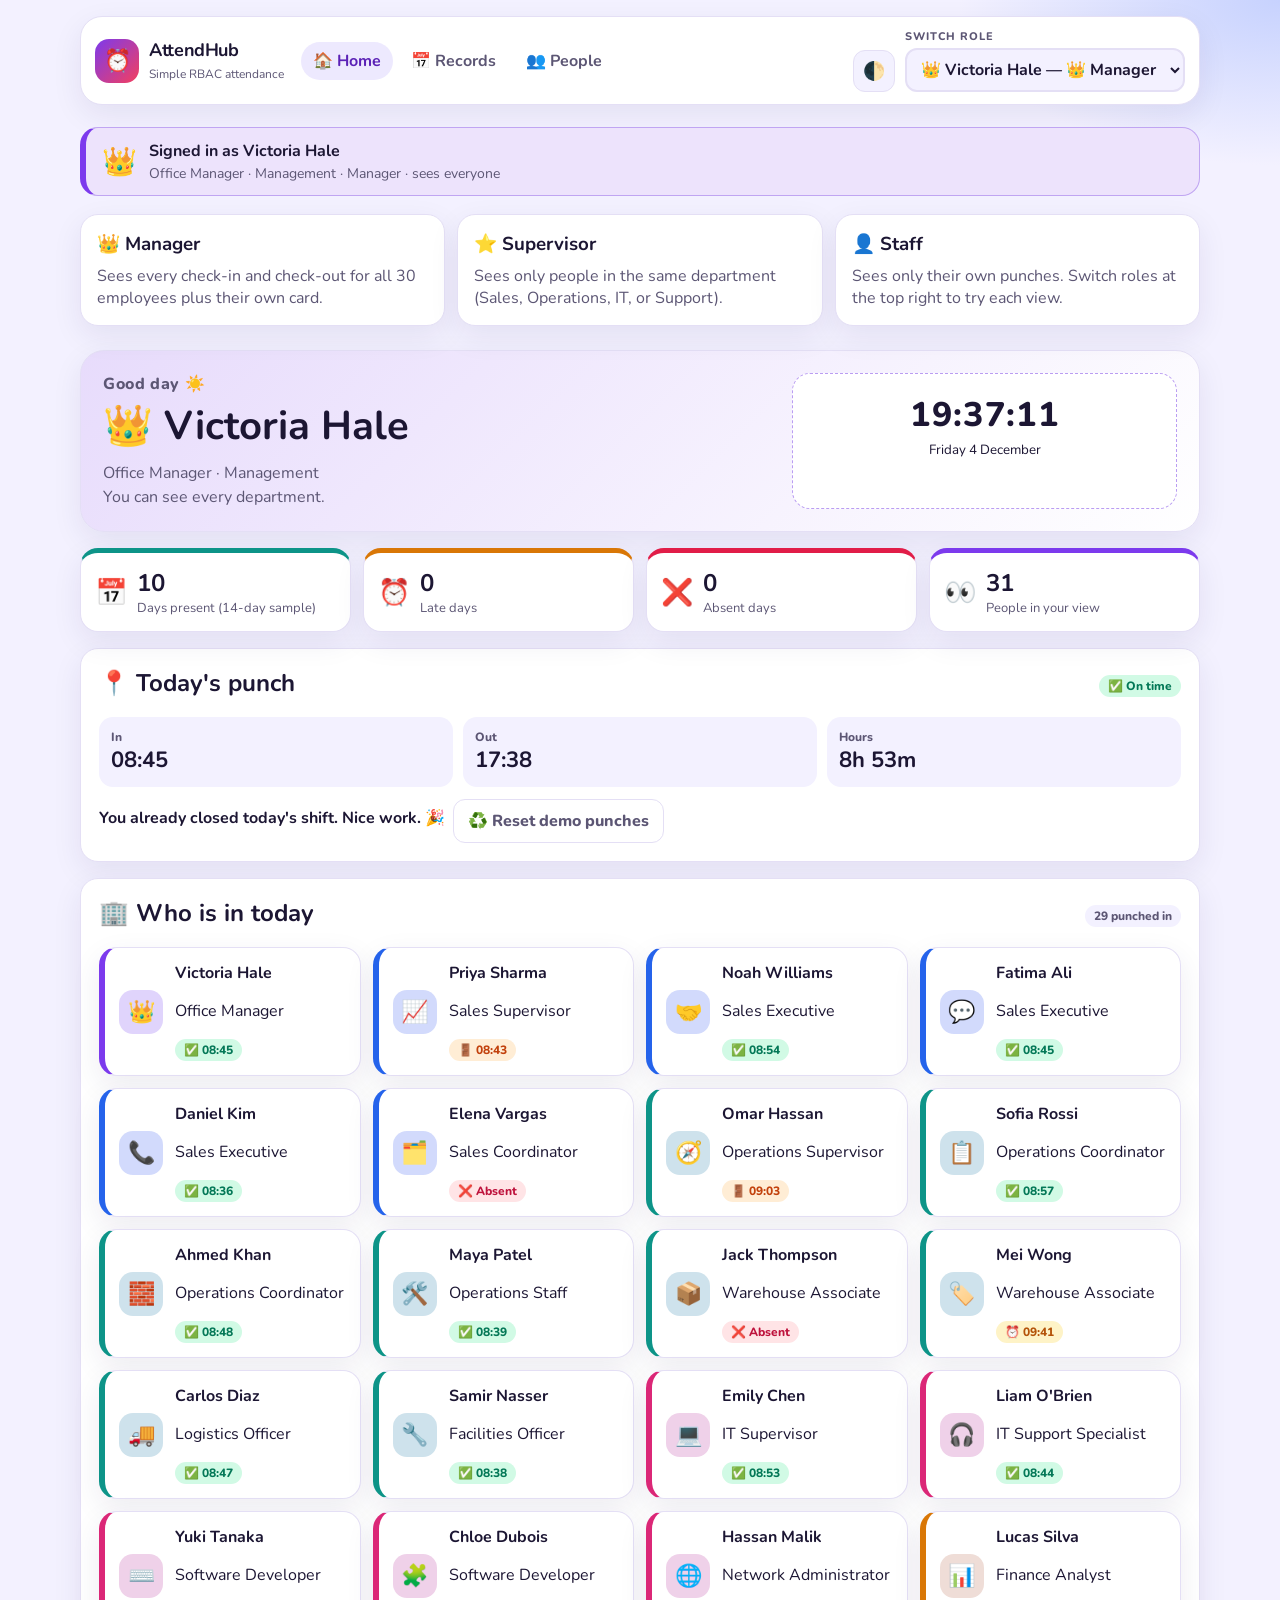
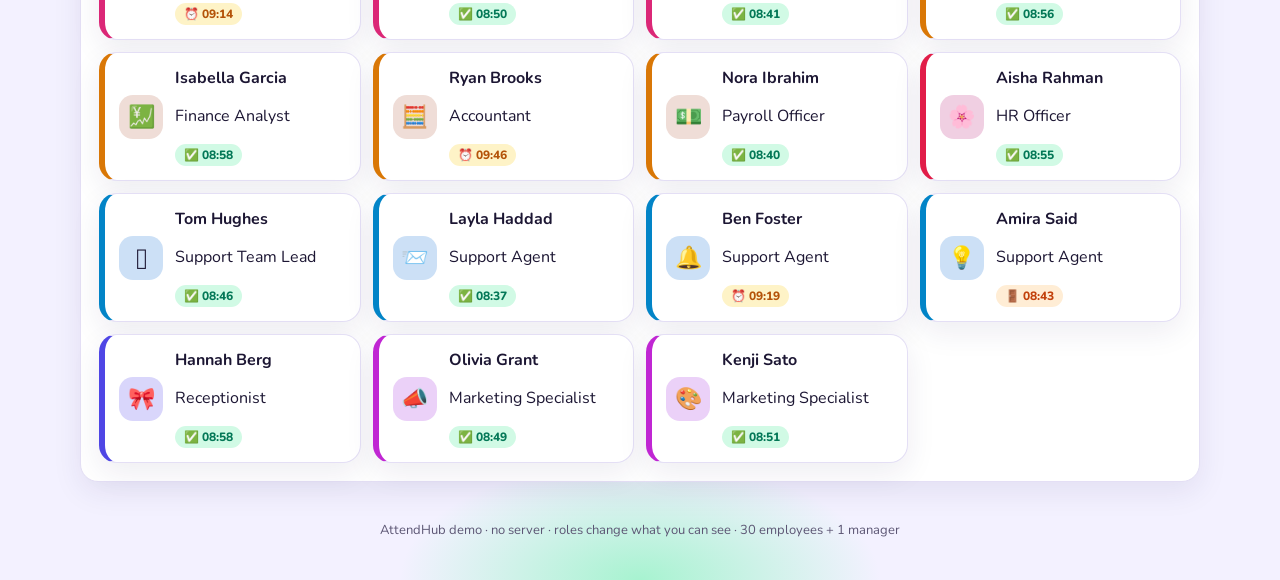
<file: index.html>
<!DOCTYPE html>
<html lang="en">
<head>
  <meta charset="UTF-8" />
  <meta name="viewport" content="width=device-width, initial-scale=1" />
  <title>AttendHub · Home</title>
  <link rel="icon" href="favicon.svg" type="image/svg+xml" />
  <link rel="preconnect" href="https://fonts.googleapis.com" />
  <link rel="preconnect" href="https://fonts.gstatic.com" crossorigin />
  <link href="https://fonts.googleapis.com/css2?family=Nunito:wght@600;700;800&display=swap" rel="stylesheet" />
  <link rel="stylesheet" href="css/styles.css" />
</head>
<body>
  <div class="wrap">
    <div id="app-header"></div>
    <div id="role-banner"></div>

    <section class="guide">
      <article>
        <h3>👑 Manager</h3>
        <p>Sees every check-in and check-out for all 30 employees plus their own card.</p>
      </article>
      <article>
        <h3>⭐ Supervisor</h3>
        <p>Sees only people in the same department (Sales, Operations, IT, or Support).</p>
      </article>
      <article>
        <h3>👤 Staff</h3>
        <p>Sees only their own punches. Switch roles at the top right to try each view.</p>
      </article>
    </section>

    <div id="dash"></div>
    <div id="app-footer"></div>
  </div>
  <script src="js/data.js"></script>
  <script src="js/app.js"></script>
</body>
</html>
</file>
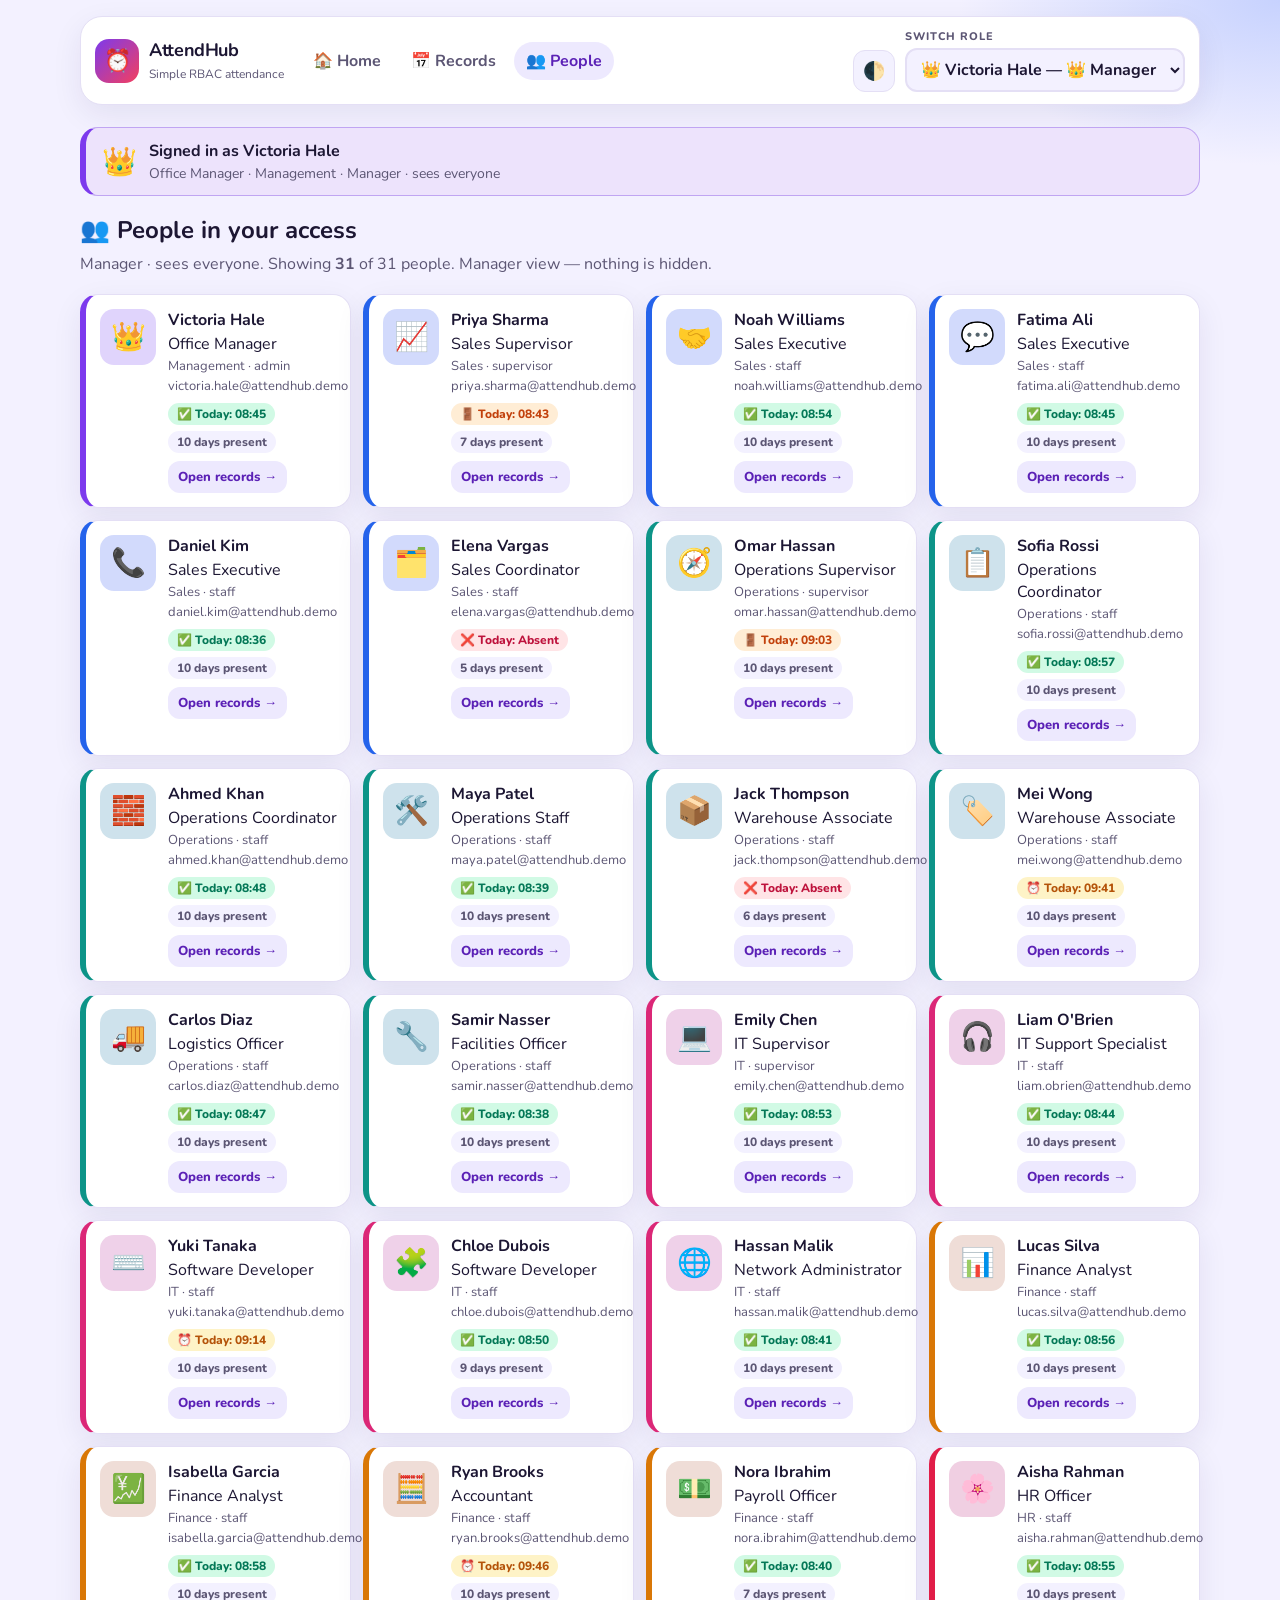
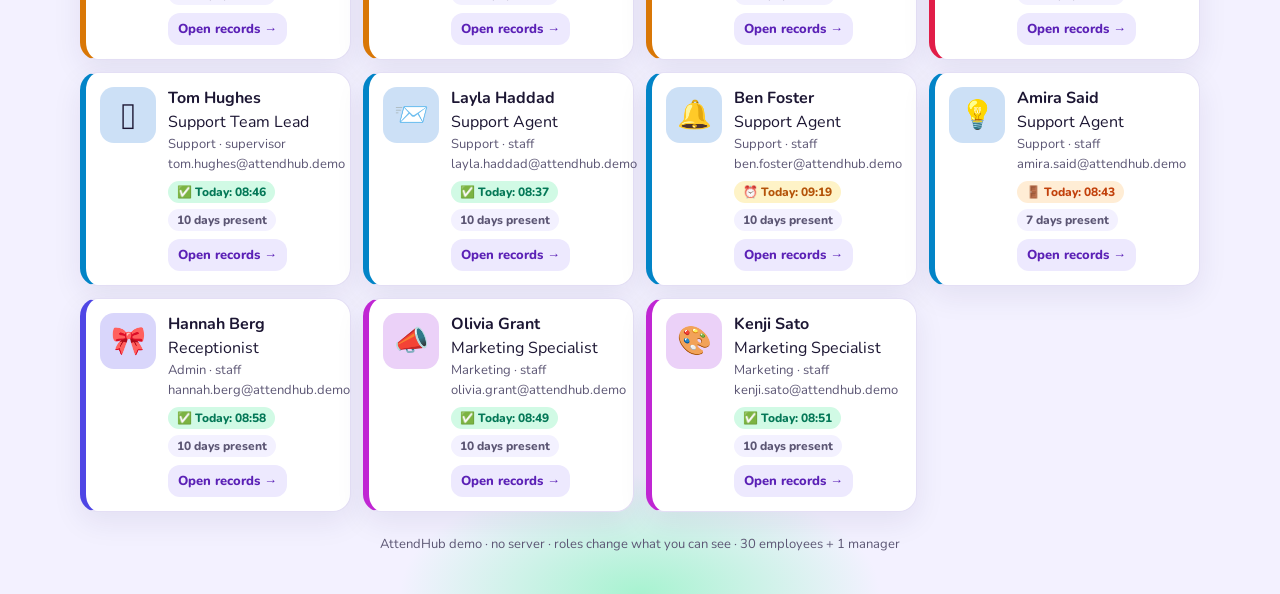
<file: people.html>
<!DOCTYPE html>
<html lang="en">
<head>
  <meta charset="UTF-8" />
  <meta name="viewport" content="width=device-width, initial-scale=1" />
  <title>AttendHub · People</title>
  <link rel="icon" href="favicon.svg" type="image/svg+xml" />
  <link rel="preconnect" href="https://fonts.googleapis.com" />
  <link rel="preconnect" href="https://fonts.gstatic.com" crossorigin />
  <link href="https://fonts.googleapis.com/css2?family=Nunito:wght@600;700;800&display=swap" rel="stylesheet" />
  <link rel="stylesheet" href="css/styles.css" />
</head>
<body>
  <div class="wrap">
    <div id="app-header"></div>
    <div id="role-banner"></div>
    <div id="people"></div>
    <div id="app-footer"></div>
  </div>
  <script src="js/data.js"></script>
  <script src="js/app.js"></script>
</body>
</html>
</file>
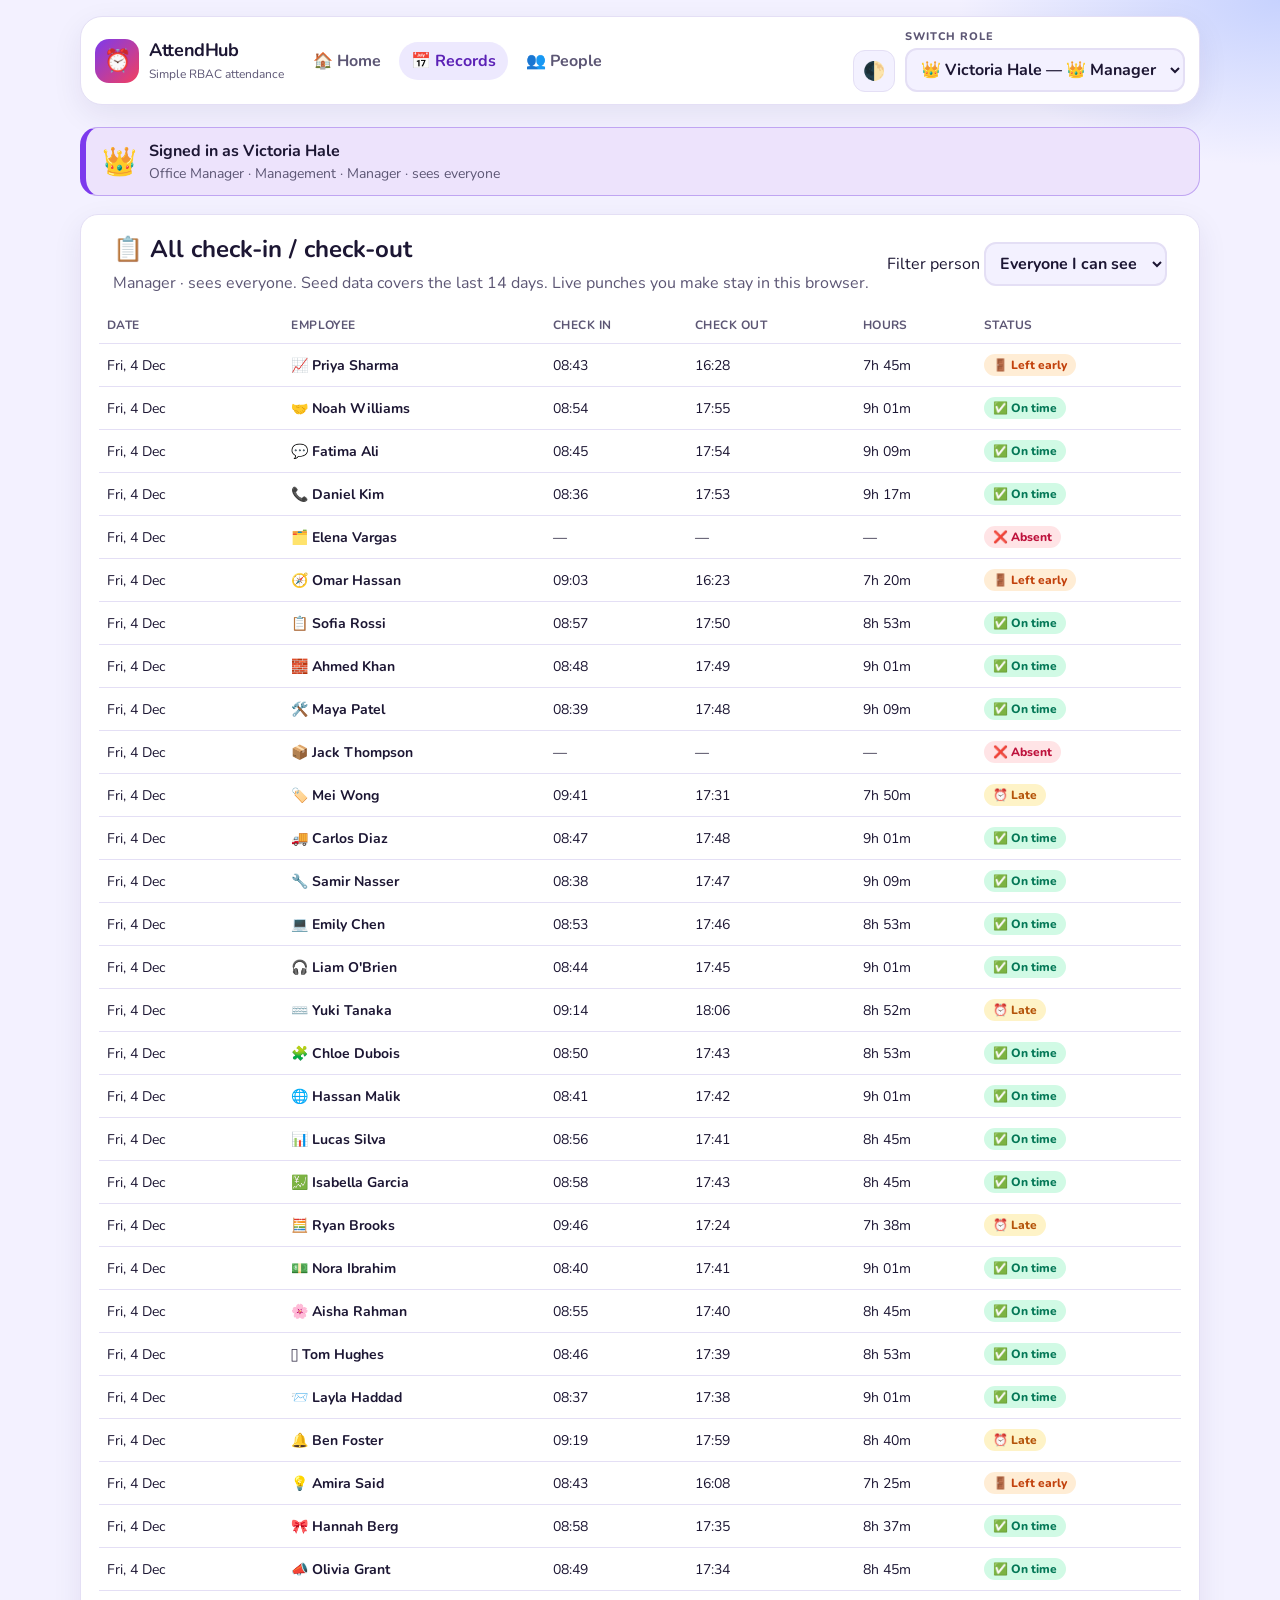
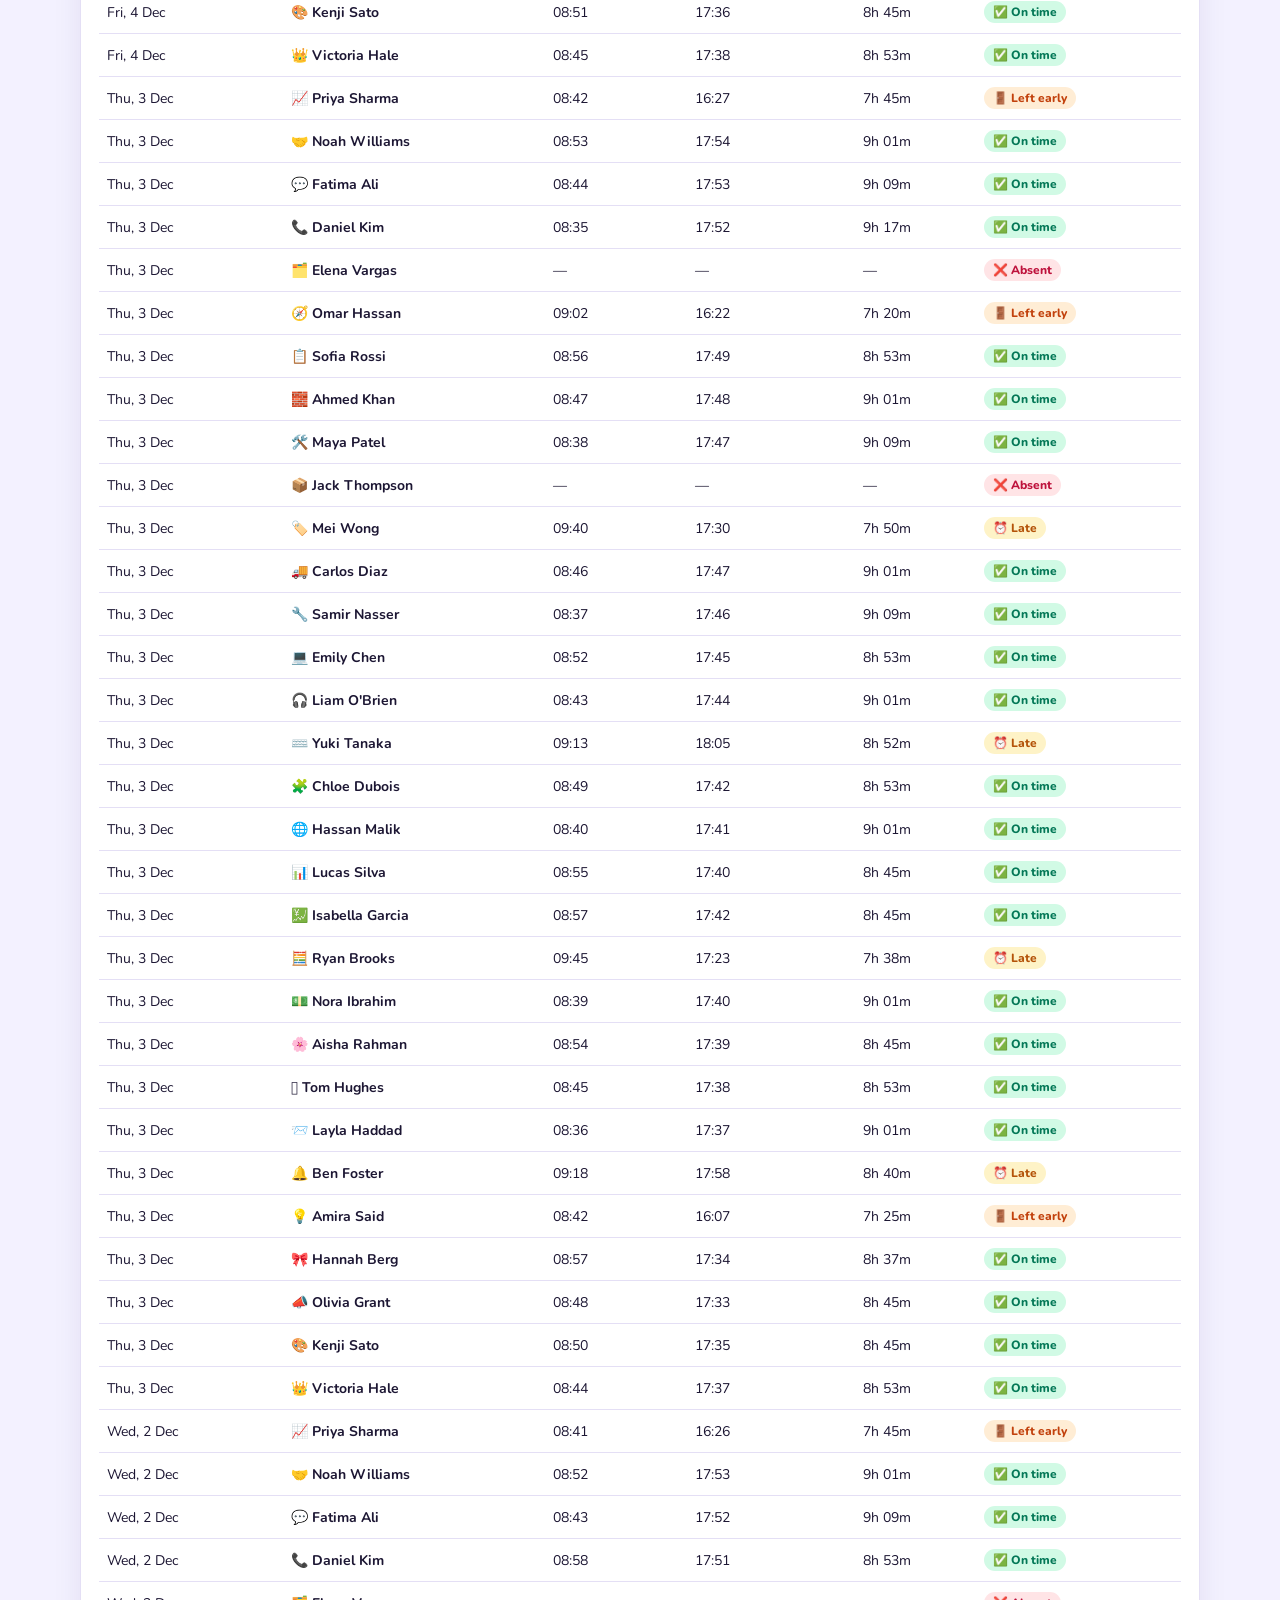
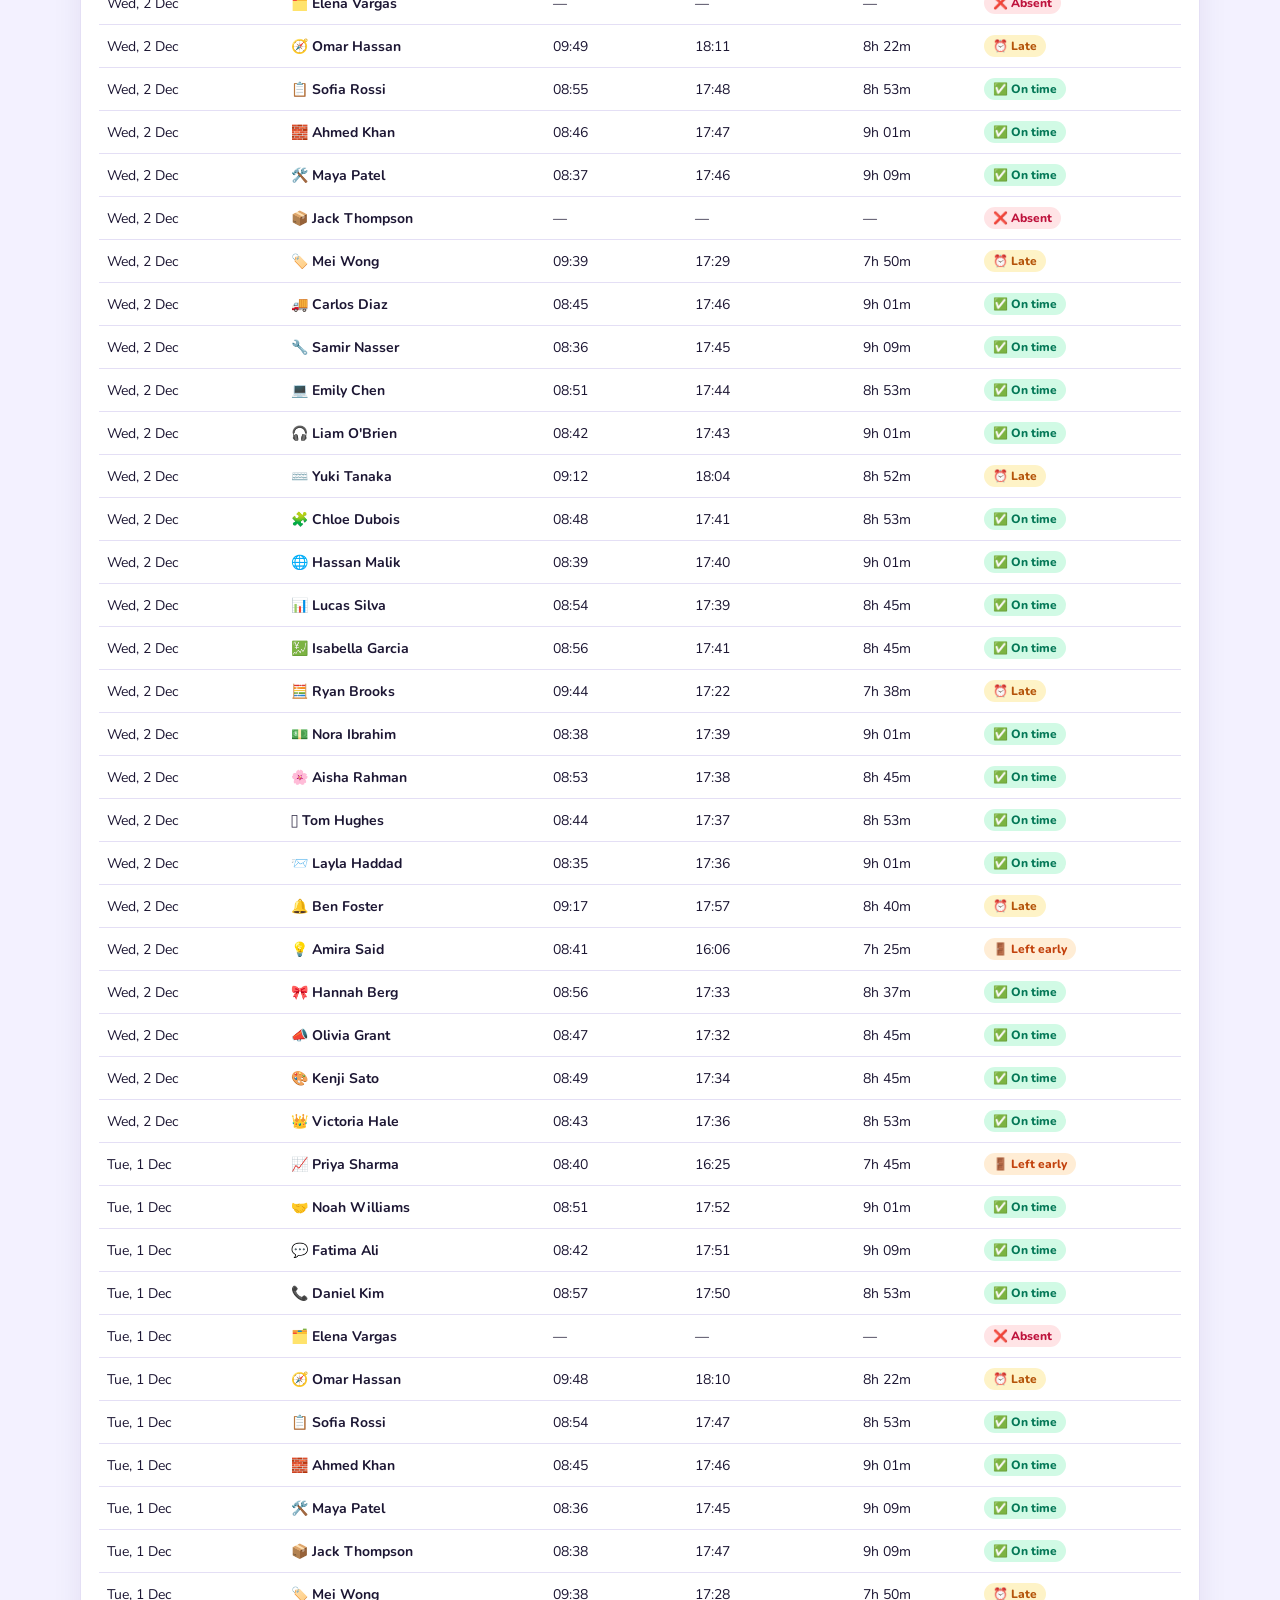
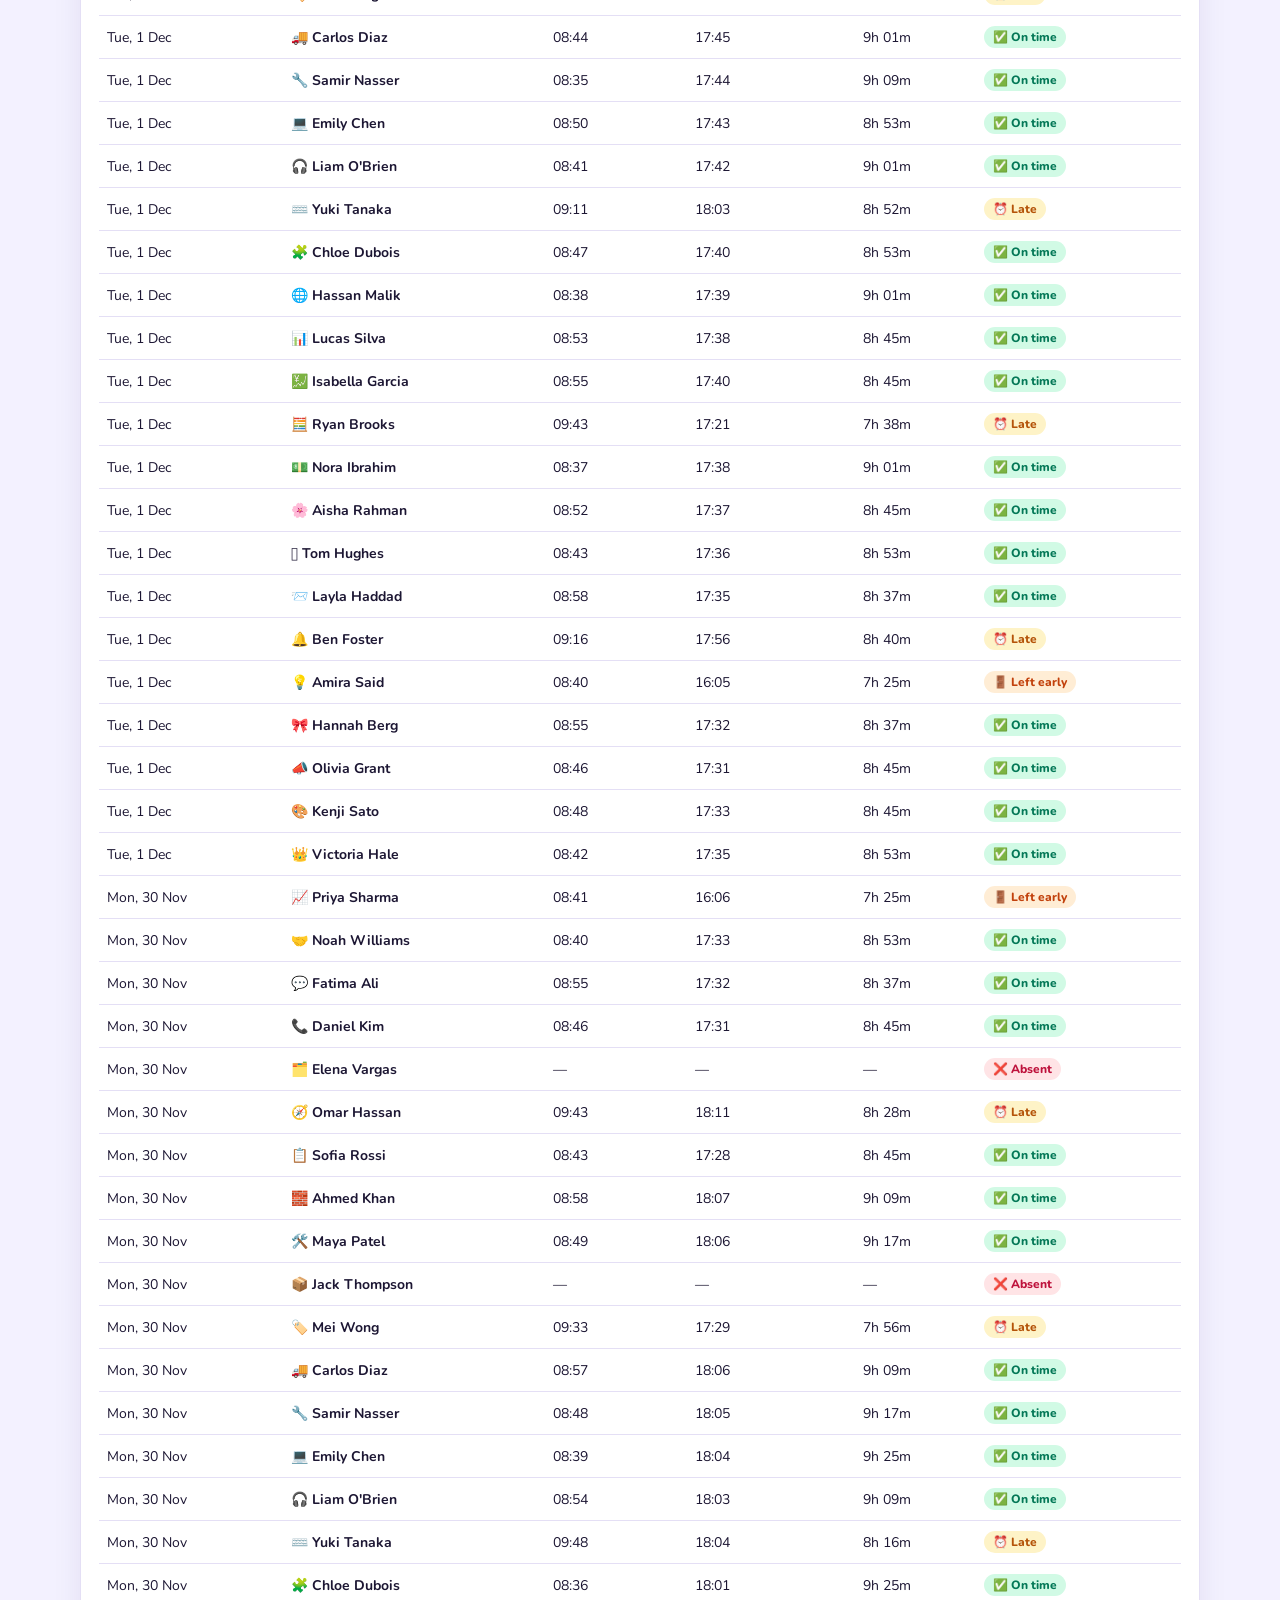
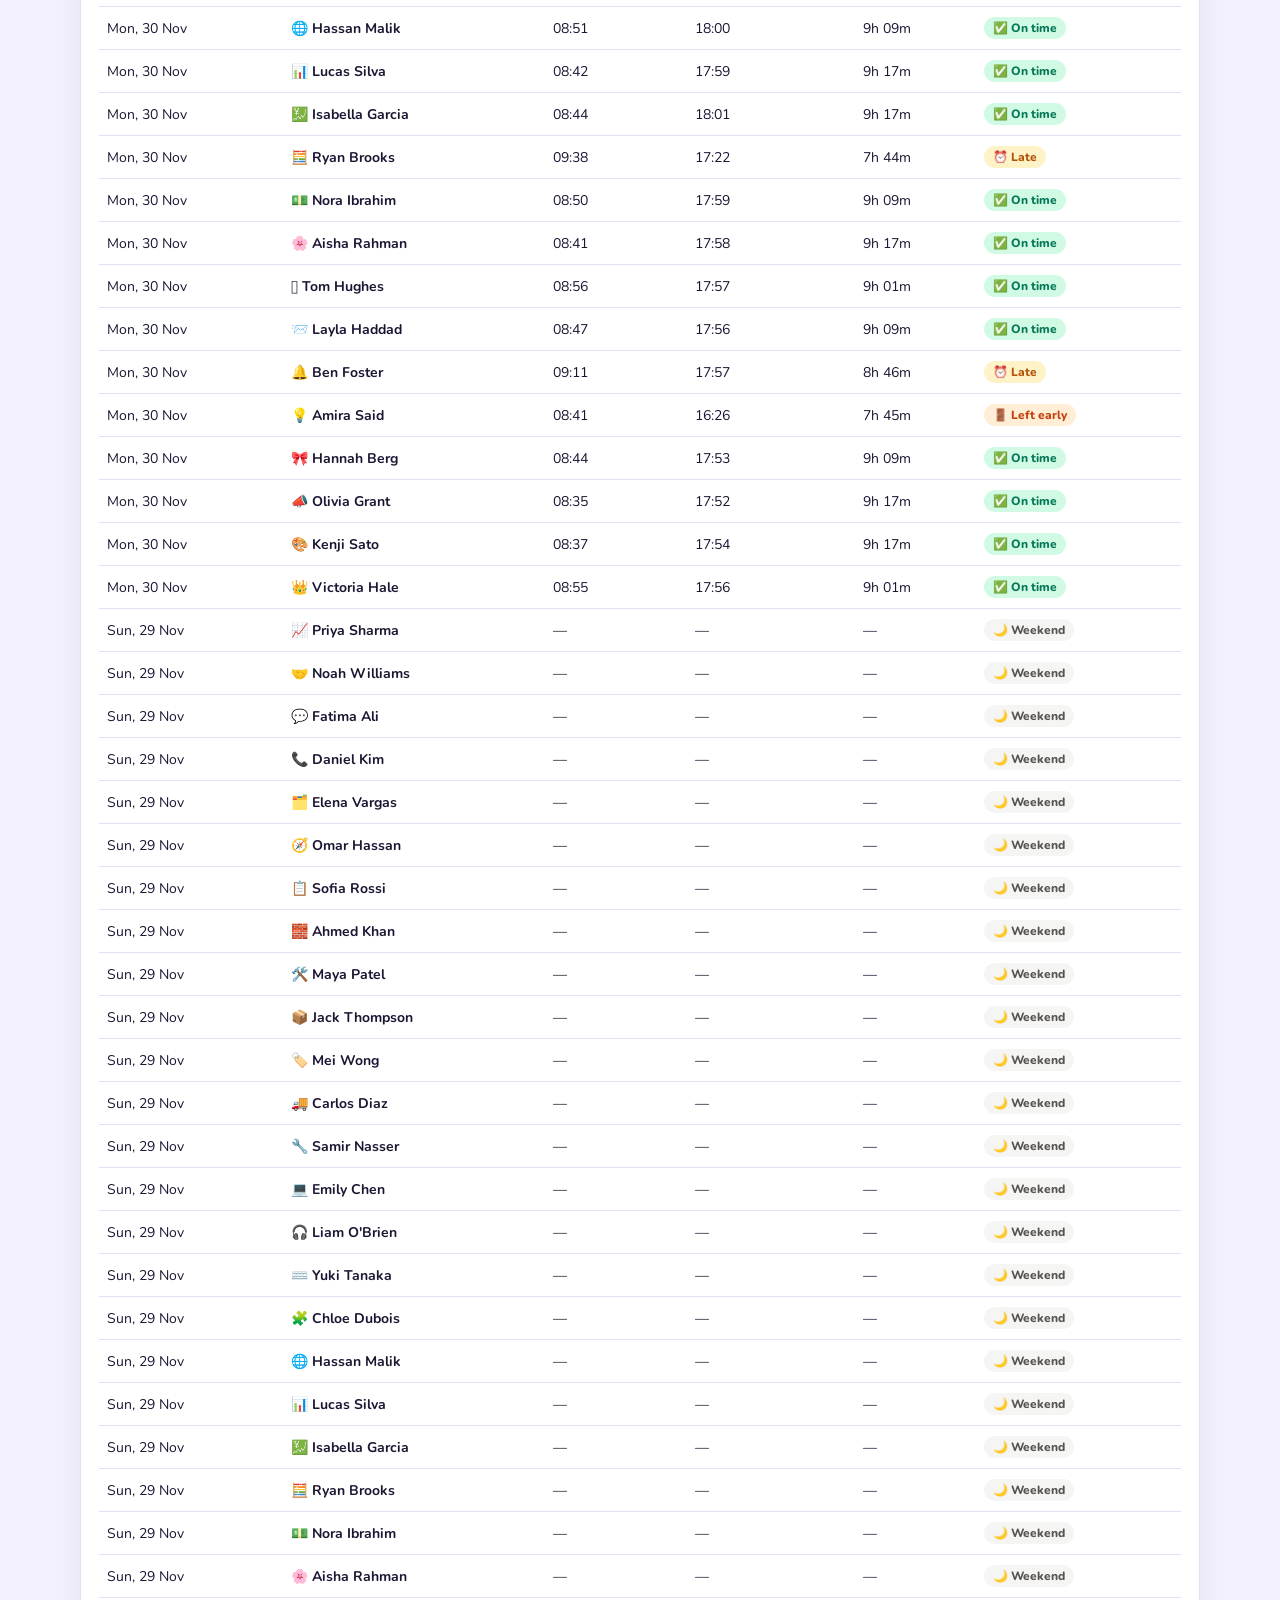
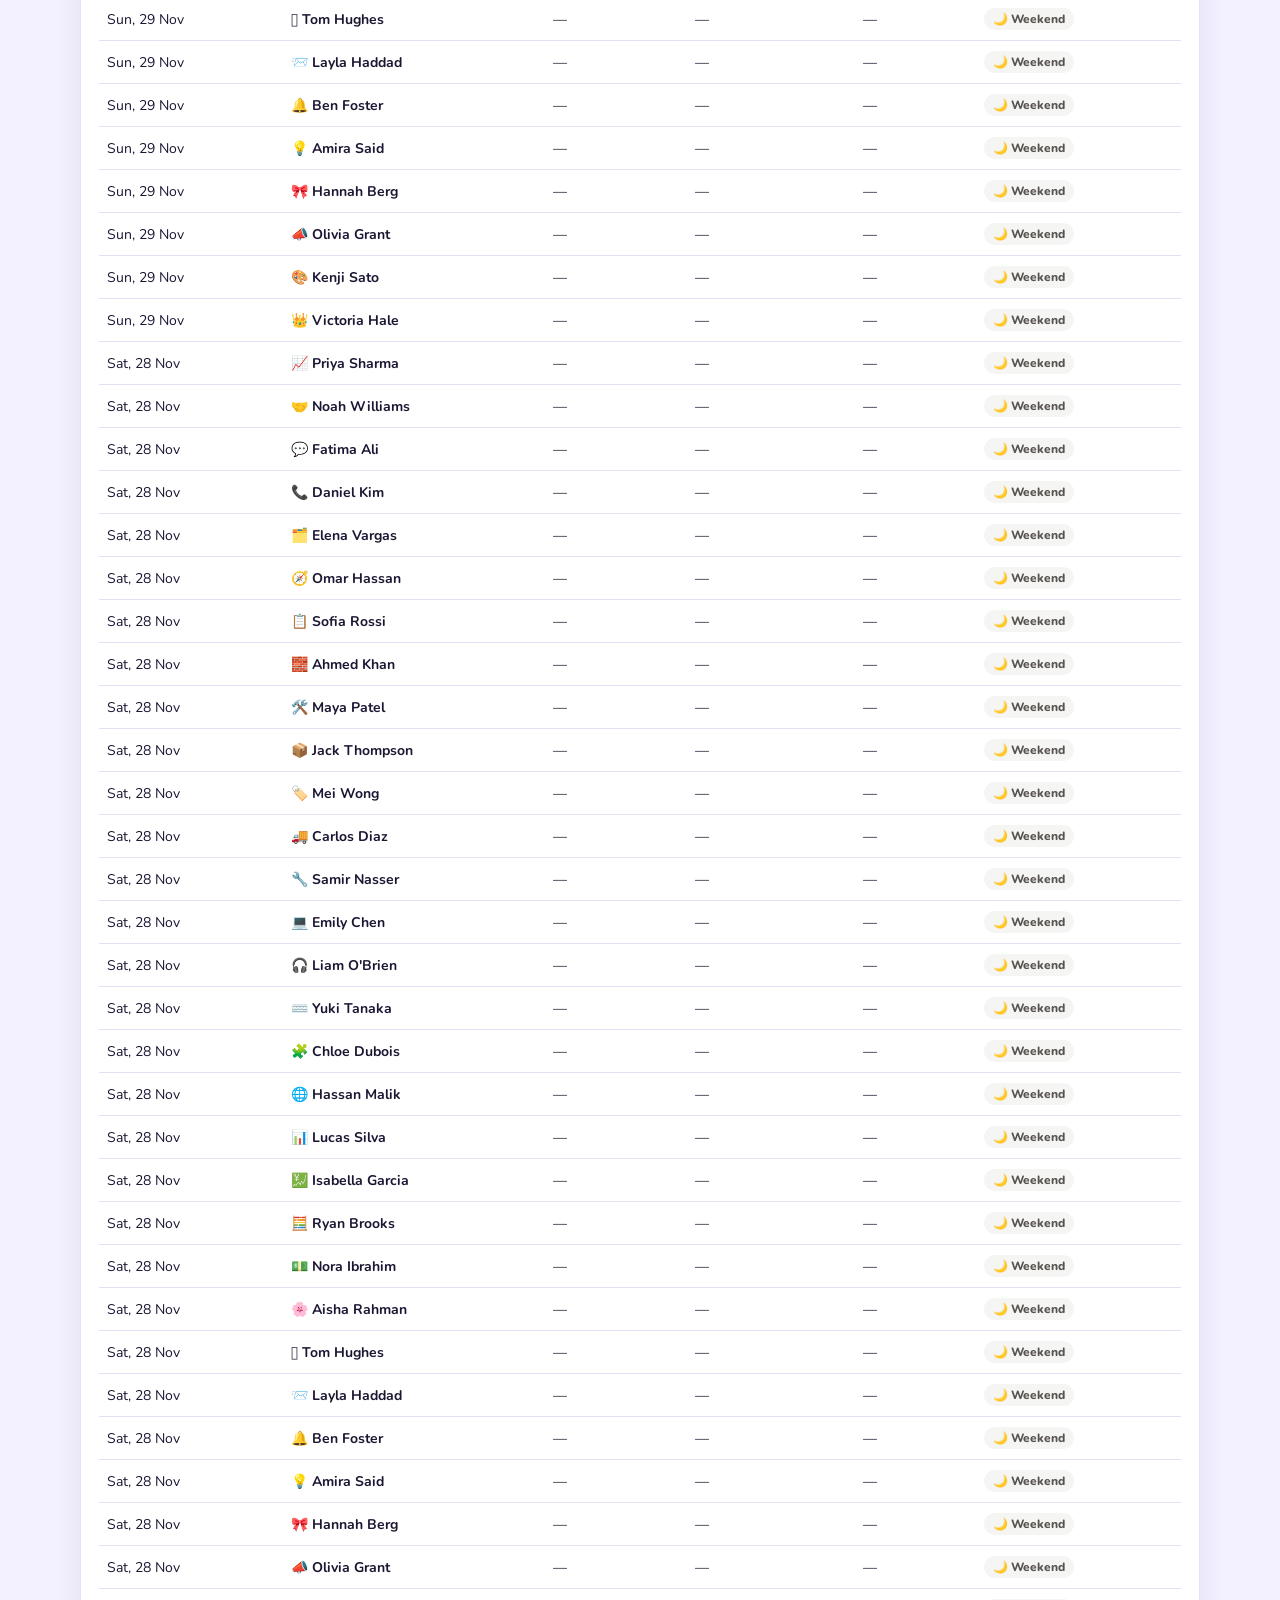
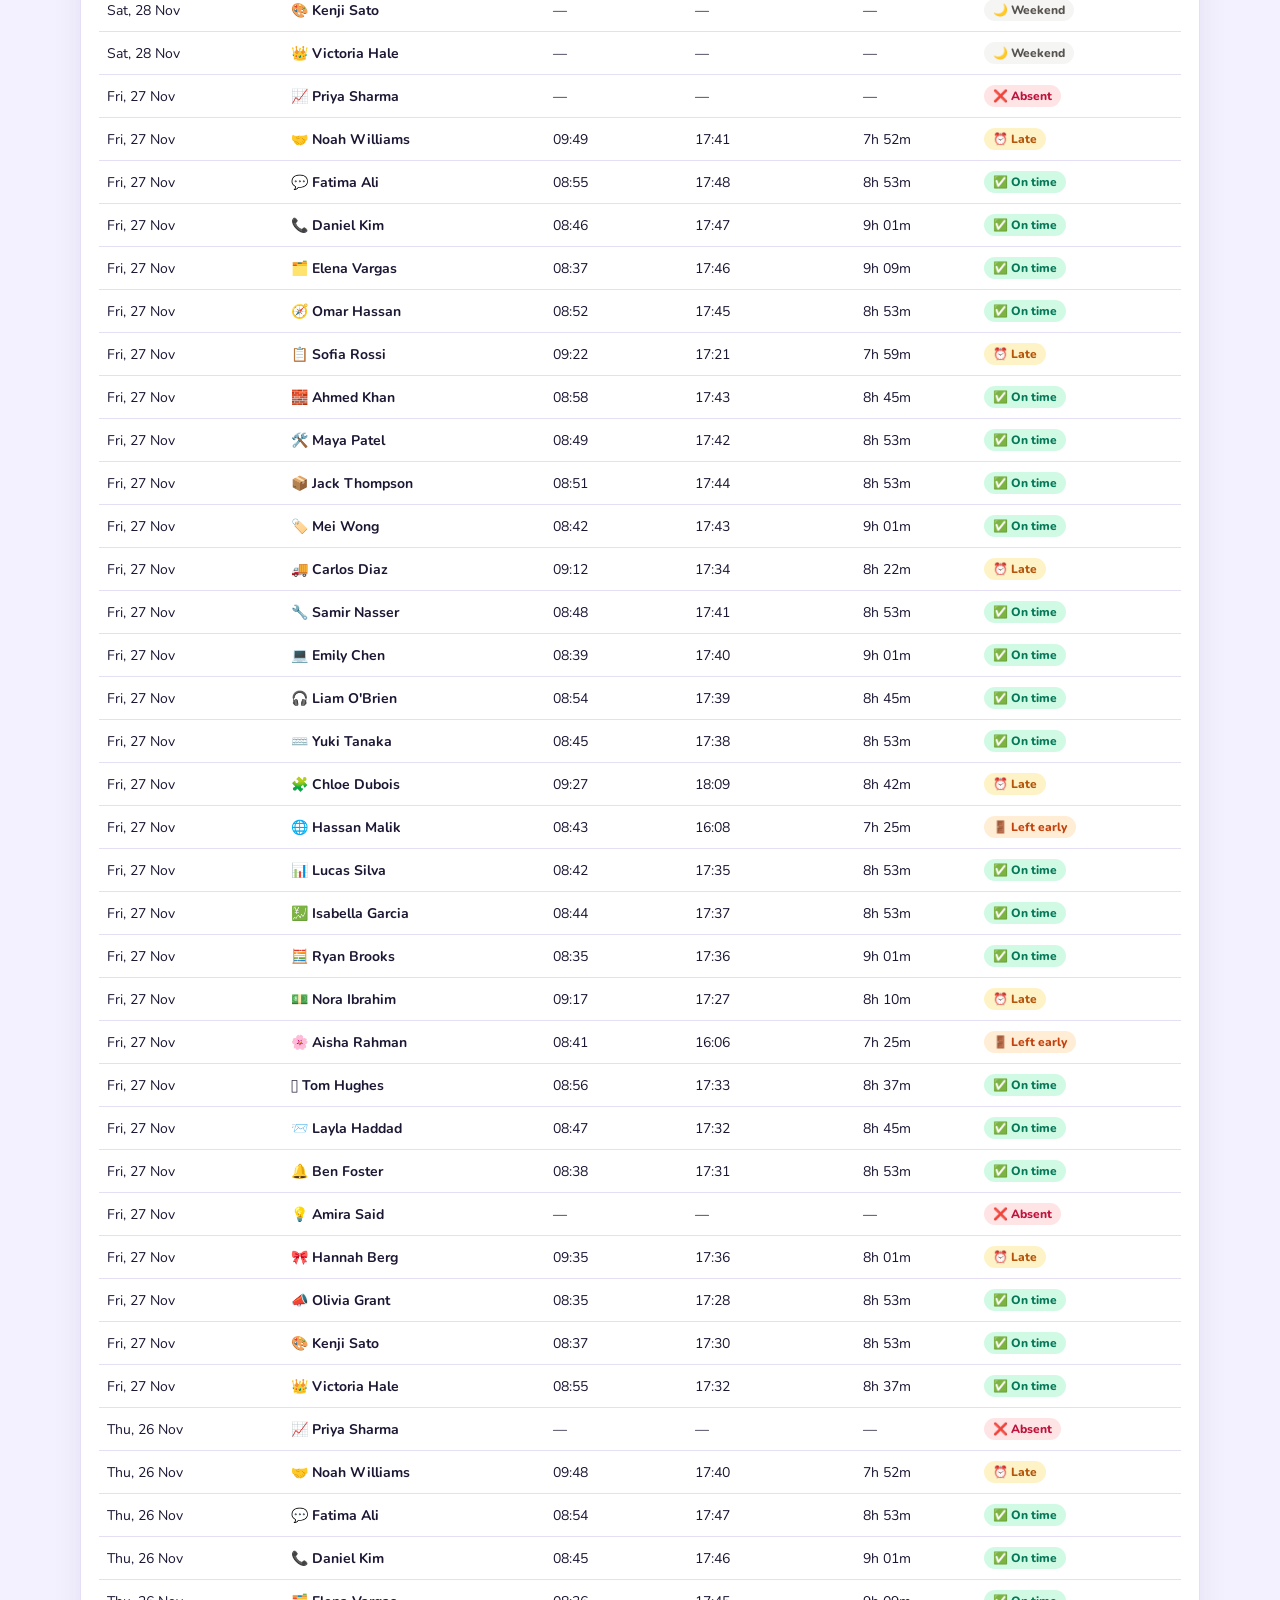
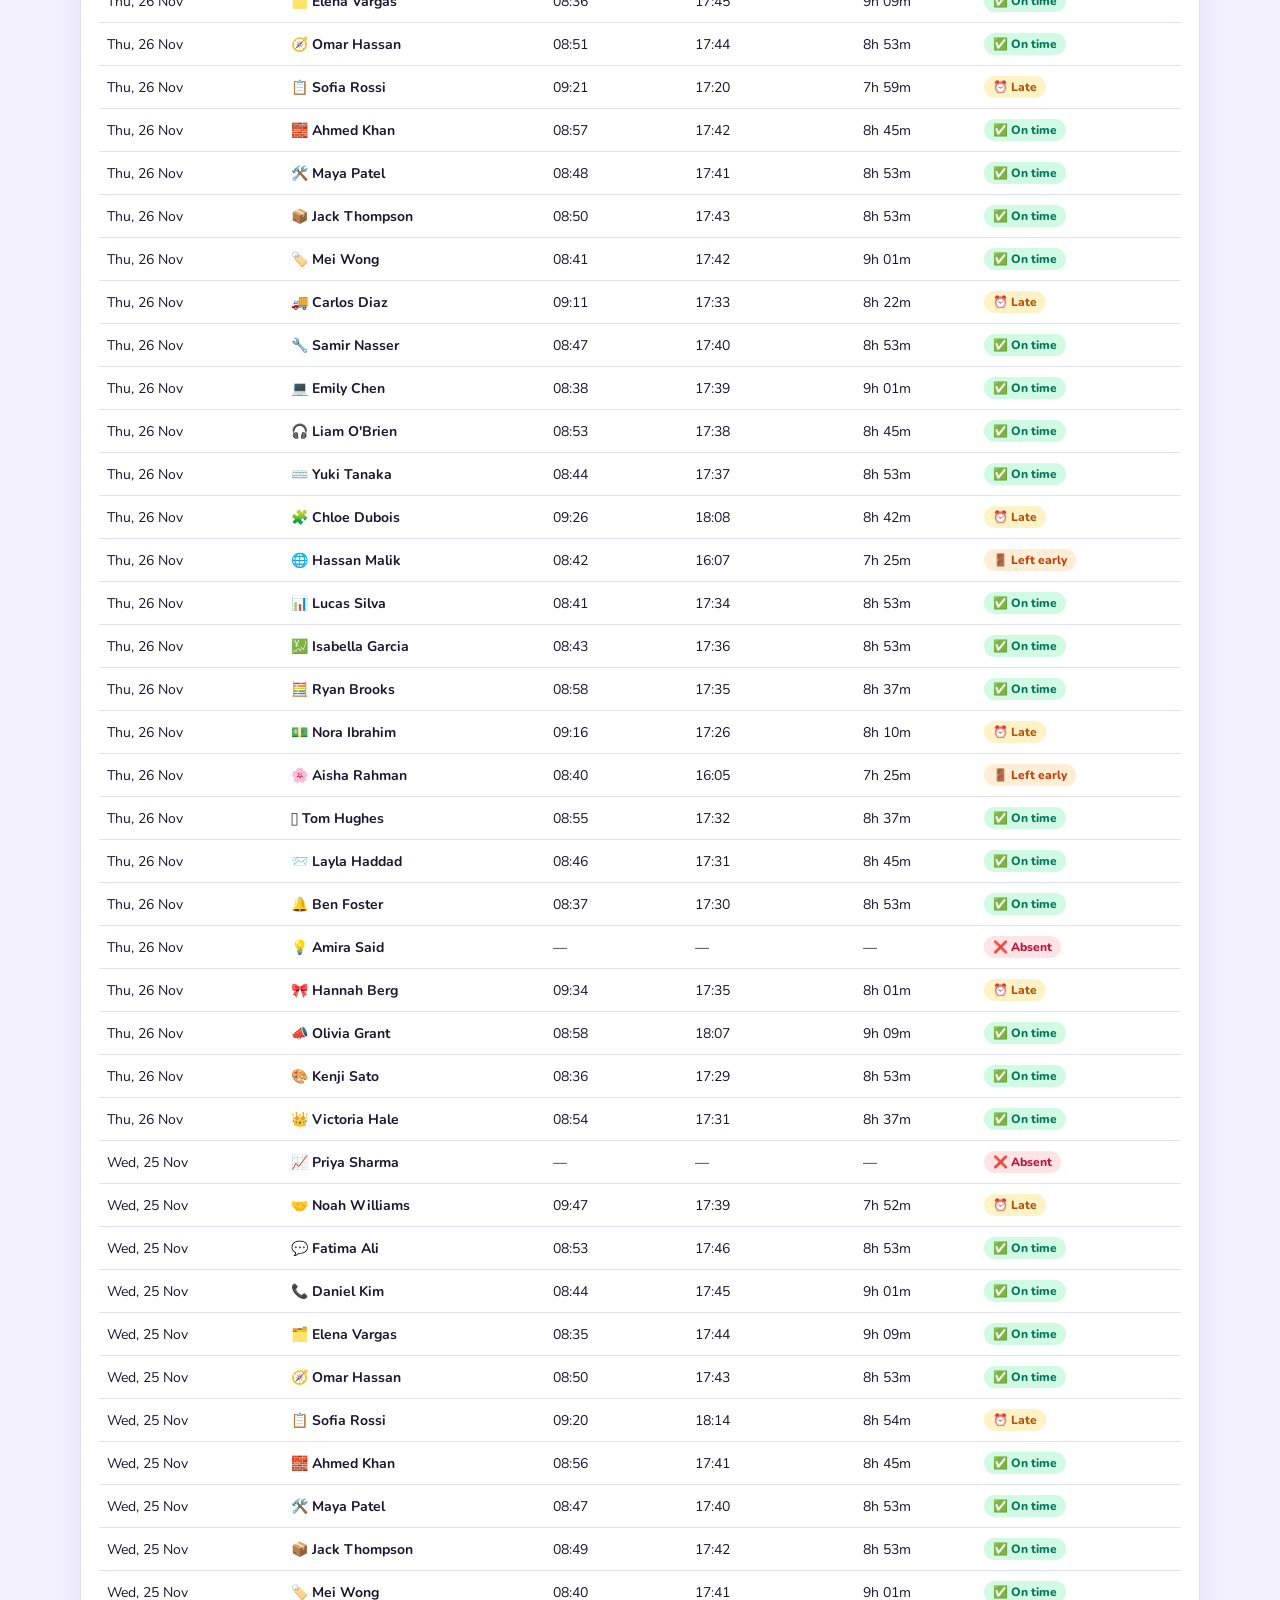
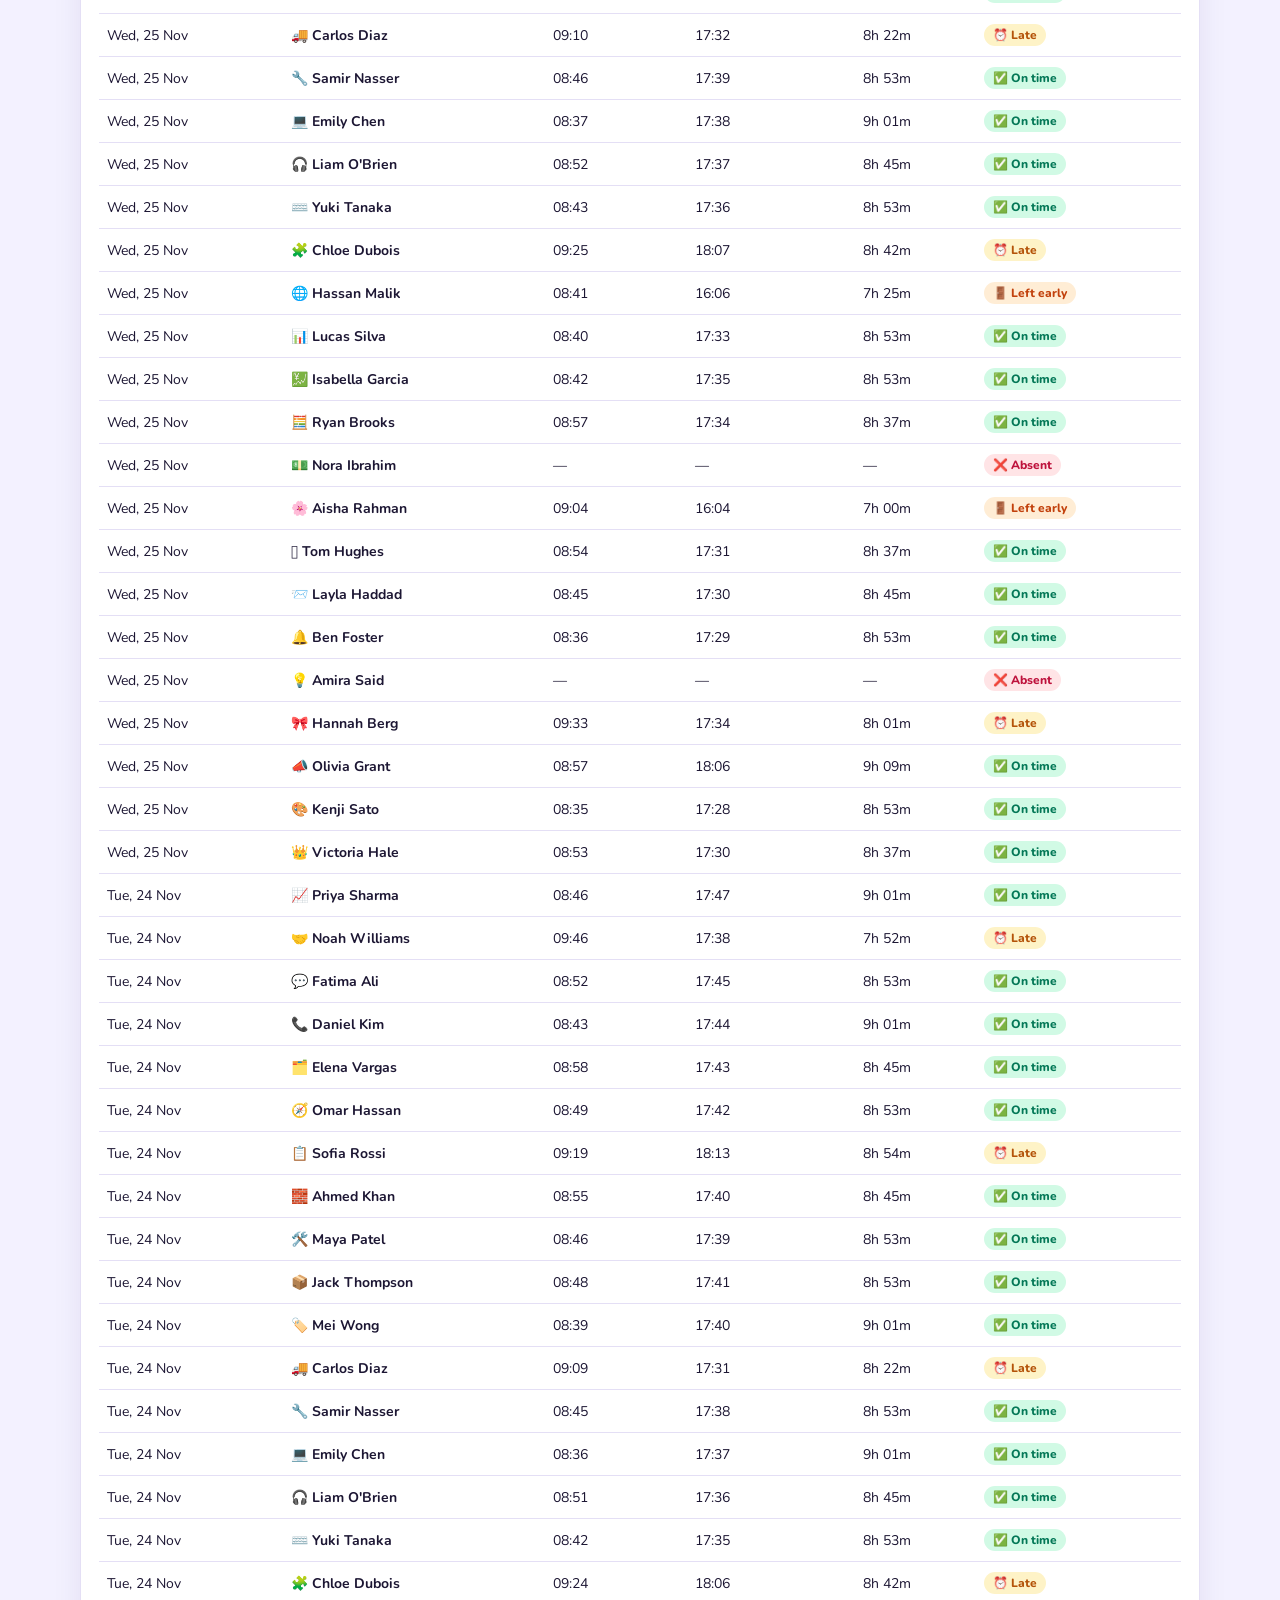
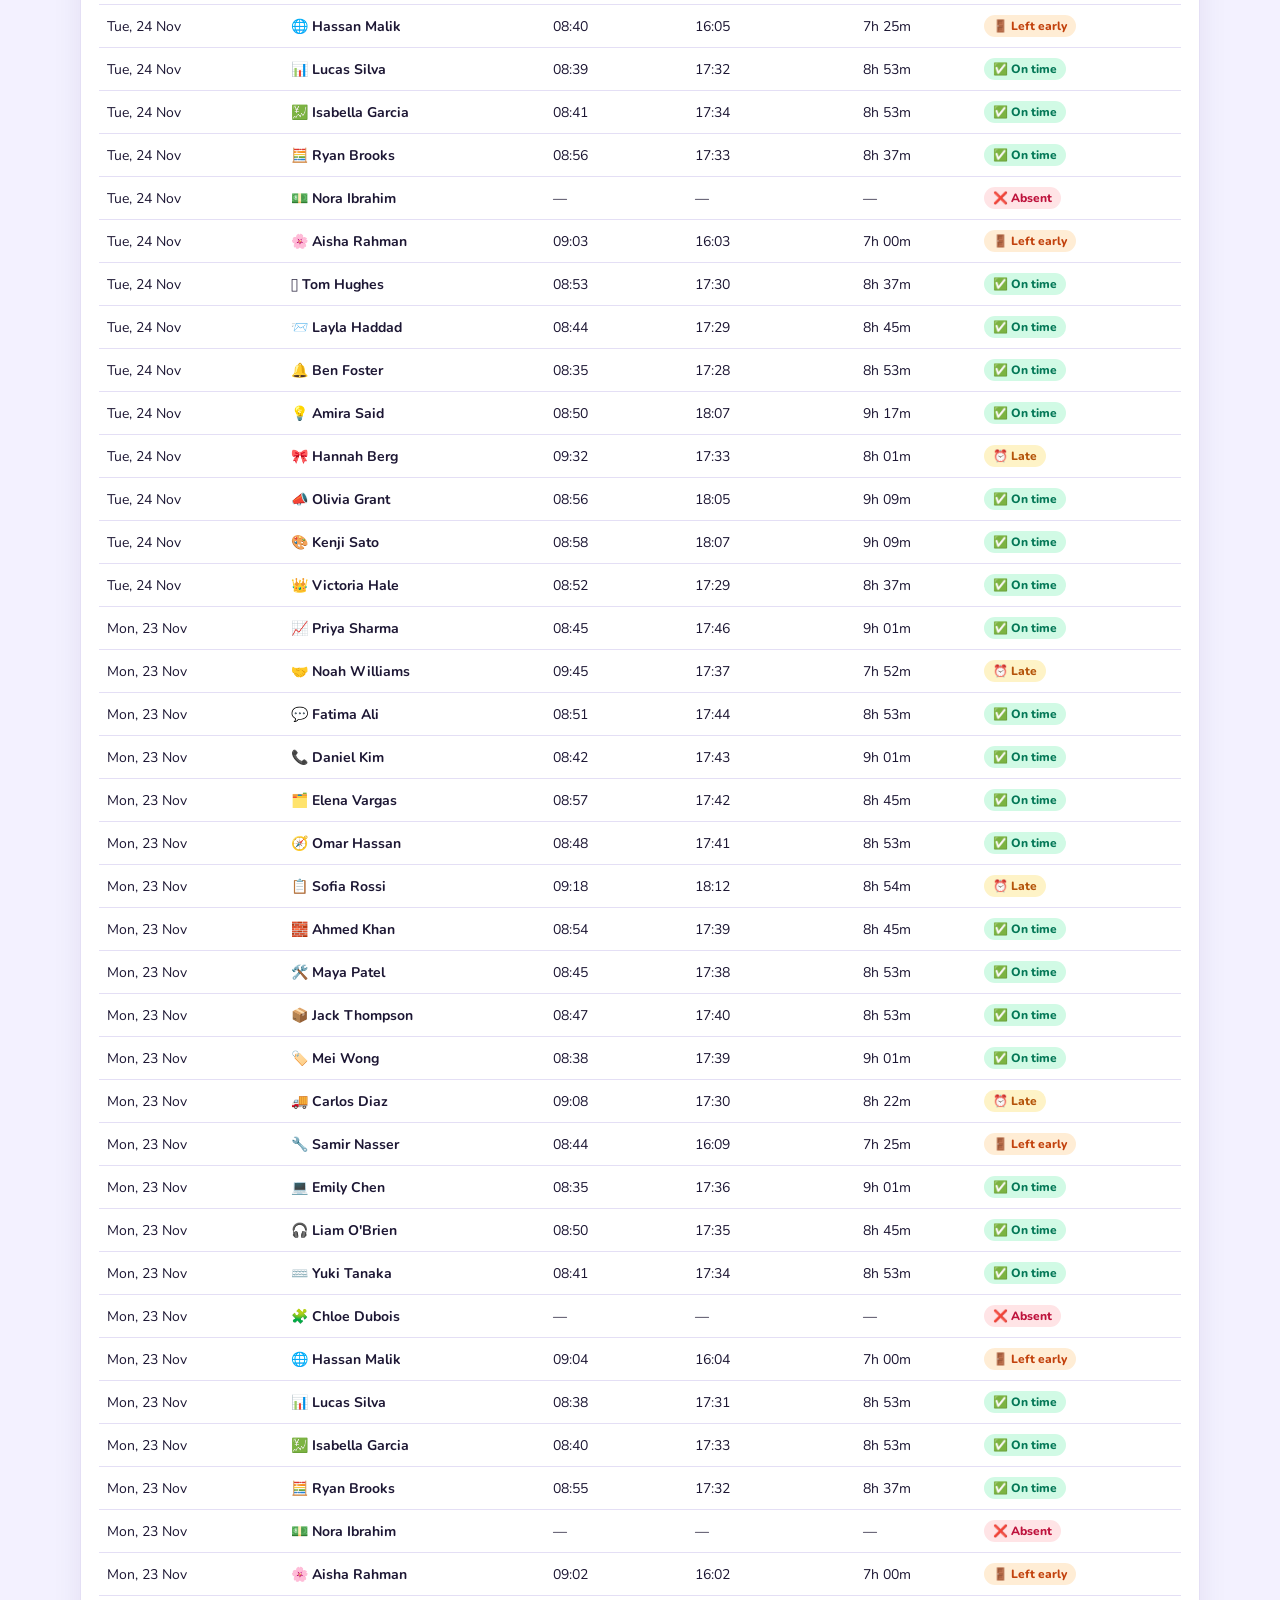
<file: records.html>
<!DOCTYPE html>
<html lang="en">
<head>
  <meta charset="UTF-8" />
  <meta name="viewport" content="width=device-width, initial-scale=1" />
  <title>AttendHub · Records</title>
  <link rel="icon" href="favicon.svg" type="image/svg+xml" />
  <link rel="preconnect" href="https://fonts.googleapis.com" />
  <link rel="preconnect" href="https://fonts.gstatic.com" crossorigin />
  <link href="https://fonts.googleapis.com/css2?family=Nunito:wght@600;700;800&display=swap" rel="stylesheet" />
  <link rel="stylesheet" href="css/styles.css" />
</head>
<body>
  <div class="wrap">
    <div id="app-header"></div>
    <div id="role-banner"></div>
    <div id="records"></div>
    <div id="app-footer"></div>
  </div>
  <script src="js/data.js"></script>
  <script src="js/app.js"></script>
</body>
</html>
</file>
<file: css/styles.css>
:root {
  --bg: #f3f1ff;
  --bg-2: #fff;
  --ink: #1c1633;
  --muted: #5c5674;
  --line: #e4dff5;
  --navy: #2a1f55;
  --accent: #7c3aed;
  --ok: #047857;
  --ok-bg: #d1fae5;
  --late: #b45309;
  --late-bg: #fef3c7;
  --warn: #c2410c;
  --warn-bg: #ffedd5;
  --bad: #be123c;
  --bad-bg: #ffe4e6;
  --live: #0369a1;
  --live-bg: #e0f2fe;
  --mute: #57534e;
  --mute-bg: #f5f5f4;
  --shadow: 0 10px 30px rgba(42, 31, 85, 0.08);
  --radius: 18px;
}

[data-theme="dark"] {
  --bg: #120f1c;
  --bg-2: #1c1730;
  --ink: #f4f0ff;
  --muted: #b7b0cc;
  --line: #2f2948;
  --navy: #efe9ff;
  --shadow: 0 10px 30px rgba(0, 0, 0, 0.35);
  --ok-bg: #064e3b;
  --late-bg: #451a03;
  --warn-bg: #431407;
  --bad-bg: #4c0519;
  --live-bg: #0c4a6e;
  --mute-bg: #292524;
}

* { box-sizing: border-box; }
html, body { margin: 0; padding: 0; }
body {
  font-family: "Nunito", "Segoe UI", sans-serif;
  background:
    radial-gradient(900px 400px at 10% -10%, #fbcfe8 0%, transparent 50%),
    radial-gradient(700px 360px at 100% 0%, #c7d2fe 0%, transparent 46%),
    radial-gradient(600px 300px at 50% 100%, #a7f3d0 0%, transparent 40%),
    var(--bg);
  color: var(--ink);
  min-height: 100vh;
}

[data-theme="dark"] body {
  background:
    radial-gradient(900px 400px at 10% -10%, #4a1d3a 0%, transparent 50%),
    radial-gradient(700px 360px at 100% 0%, #1e1b4b 0%, transparent 46%),
    var(--bg);
}

a { color: inherit; }
img { max-width: 100%; }

.wrap {
  width: min(1120px, calc(100% - 28px));
  margin: 0 auto;
}

.topbar {
  display: flex;
  align-items: center;
  gap: 16px;
  flex-wrap: wrap;
  background: var(--bg-2);
  border: 1px solid var(--line);
  border-radius: 22px;
  padding: 12px 14px;
  margin: 16px auto 22px;
  box-shadow: var(--shadow);
}

.brand {
  display: flex;
  align-items: center;
  gap: 10px;
  text-decoration: none;
  min-width: 190px;
}
.brand-mark {
  width: 44px;
  height: 44px;
  display: grid;
  place-items: center;
  background: linear-gradient(135deg, #7c3aed, #f43f5e);
  border-radius: 14px;
  font-size: 22px;
}
.brand strong { display: block; font-size: 18px; letter-spacing: -0.02em; }
.brand small { color: var(--muted); font-size: 12px; }

.nav {
  display: flex;
  gap: 6px;
  flex: 1;
  flex-wrap: wrap;
}
.nav a {
  text-decoration: none;
  padding: 8px 12px;
  border-radius: 999px;
  font-weight: 700;
  color: var(--muted);
}
.nav a.on, .nav a:hover {
  background: #ede9fe;
  color: #5b21b6;
}
[data-theme="dark"] .nav a.on,
[data-theme="dark"] .nav a:hover {
  background: #2e1064;
  color: #e9d5ff;
}

.top-actions {
  display: flex;
  align-items: end;
  gap: 10px;
  margin-left: auto;
}

.role-box {
  display: flex;
  flex-direction: column;
  gap: 4px;
  min-width: min(280px, 70vw);
}
.role-box label {
  font-size: 11px;
  font-weight: 800;
  letter-spacing: 0.08em;
  text-transform: uppercase;
  color: var(--muted);
}
.role-box select,
.filter select {
  border: 2px solid var(--line);
  background: var(--bg);
  color: var(--ink);
  border-radius: 12px;
  padding: 8px 10px;
  font: inherit;
  font-weight: 700;
}

.icon-btn {
  border: 1px solid var(--line);
  background: var(--bg);
  border-radius: 12px;
  width: 42px;
  height: 42px;
  cursor: pointer;
  font-size: 18px;
}

#role-banner {
  display: flex;
  gap: 12px;
  align-items: center;
  background: color-mix(in srgb, var(--accent) 14%, var(--bg-2));
  border: 1px solid color-mix(in srgb, var(--accent) 35%, var(--line));
  border-left: 6px solid var(--accent);
  border-radius: var(--radius);
  padding: 12px 16px;
  margin-bottom: 18px;
}
#role-banner p { margin: 2px 0 0; color: var(--muted); font-size: 14px; }
.who-emoji { font-size: 28px; }

.hero {
  display: grid;
  grid-template-columns: 1.4fr 0.8fr;
  gap: 16px;
  background: linear-gradient(135deg, color-mix(in srgb, var(--accent) 18%, var(--bg-2)), var(--bg-2));
  border: 1px solid var(--line);
  border-radius: 24px;
  padding: 22px;
  margin-bottom: 16px;
  box-shadow: var(--shadow);
}
.kicker { margin: 0; font-weight: 800; color: var(--muted); letter-spacing: 0.04em; }
.hero h1 { margin: 4px 0 8px; font-size: clamp(28px, 4vw, 40px); }
.lede { margin: 0; color: var(--muted); line-height: 1.5; }
.hero-clock {
  background: var(--bg-2);
  border-radius: 18px;
  padding: 18px;
  text-align: center;
  border: 1px dashed color-mix(in srgb, var(--accent) 40%, var(--line));
}
#live-clock { font-size: 34px; font-weight: 800; letter-spacing: 0.04em; }

.stats {
  display: grid;
  grid-template-columns: repeat(4, 1fr);
  gap: 12px;
  margin-bottom: 16px;
}
.stat, .panel, .person-card {
  background: var(--bg-2);
  border: 1px solid var(--line);
  border-radius: var(--radius);
  box-shadow: var(--shadow);
}
.stat {
  display: flex;
  gap: 10px;
  align-items: center;
  padding: 14px;
  border-top: 5px solid var(--accent);
}
.stat span { font-size: 26px; }
.stat b { font-size: 24px; display: block; }
.stat p { margin: 0; color: var(--muted); font-size: 13px; }

.panel { padding: 18px; margin-bottom: 16px; }
.panel-head {
  display: flex;
  justify-content: space-between;
  align-items: center;
  gap: 10px;
  margin-bottom: 12px;
}
.panel-head.wrap { flex-wrap: wrap; }
.panel h1, .panel h2, .intro h1 { margin: 0 0 6px; }
.hint { color: var(--muted); margin: 0; line-height: 1.5; }
.intro { margin: 8px 0 18px; }

.punch-times {
  display: grid;
  grid-template-columns: repeat(3, 1fr);
  gap: 10px;
  margin: 12px 0;
}
.punch-times div {
  background: var(--bg);
  border-radius: 14px;
  padding: 12px;
}
.punch-times span { display: block; color: var(--muted); font-size: 12px; font-weight: 800; }
.punch-times b { font-size: 22px; }

.actions { display: flex; flex-wrap: wrap; gap: 8px; margin-top: 8px; }
.btn {
  border: 0;
  cursor: pointer;
  text-decoration: none;
  display: inline-flex;
  align-items: center;
  font: inherit;
  font-weight: 800;
  padding: 10px 14px;
  border-radius: 12px;
  background: #ede9fe;
  color: #5b21b6;
}
.btn.primary { background: #16a34a; color: #fff; }
.btn.warm { background: #ea580c; color: #fff; }
.btn.ghost { background: transparent; border: 1px solid var(--line); color: var(--muted); }
.btn.slim { padding: 7px 10px; font-size: 13px; margin-top: 8px; }
.done-note { margin: 8px 0; font-weight: 700; }

.badge, .chip {
  display: inline-flex;
  align-items: center;
  gap: 4px;
  border-radius: 999px;
  padding: 3px 9px;
  font-size: 12px;
  font-weight: 800;
}
.chip { background: var(--bg); color: var(--muted); }
.badge.ok { background: var(--ok-bg); color: var(--ok); }
.badge.late { background: var(--late-bg); color: var(--late); }
.badge.warn { background: var(--warn-bg); color: var(--warn); }
.badge.bad { background: var(--bad-bg); color: var(--bad); }
.badge.live { background: var(--live-bg); color: var(--live); }
.badge.mute { background: var(--mute-bg); color: var(--mute); }

.table-wrap { overflow: auto; }
table { width: 100%; border-collapse: collapse; min-width: 640px; }
th, td { text-align: left; padding: 10px 8px; border-bottom: 1px solid var(--line); font-size: 14px; }
th { color: var(--muted); font-size: 12px; letter-spacing: 0.04em; text-transform: uppercase; }
.mini-who { font-weight: 700; }

.person-grid {
  display: grid;
  grid-template-columns: repeat(auto-fill, minmax(260px, 1fr));
  gap: 12px;
}
.person-grid.mini { grid-template-columns: repeat(auto-fill, minmax(220px, 1fr)); }
.person-card {
  display: flex;
  gap: 12px;
  padding: 14px;
  border-left: 6px solid var(--accent);
}
.person-card.slim { align-items: center; }
.avatar {
  width: 44px;
  height: 44px;
  border-radius: 14px;
  display: grid;
  place-items: center;
  background: color-mix(in srgb, var(--accent) 16%, var(--bg));
  font-size: 22px;
  flex: none;
}
.avatar.lg { width: 56px; height: 56px; font-size: 28px; }
.person-body strong { display: block; }
.person-body p { margin: 2px 0; }
.muted, .mail { color: var(--muted); font-size: 13px; }
.card-meta { display: flex; flex-wrap: wrap; gap: 6px; margin-top: 8px; }

.guide {
  display: grid;
  grid-template-columns: repeat(3, 1fr);
  gap: 12px;
  margin: 16px 0 24px;
}
.guide article {
  background: var(--bg-2);
  border: 1px solid var(--line);
  border-radius: var(--radius);
  padding: 16px;
  box-shadow: var(--shadow);
}
.guide h3 { margin: 0 0 8px; }
.guide p { margin: 0; color: var(--muted); }

.foot {
  text-align: center;
  color: var(--muted);
  padding: 10px 0 28px;
  font-size: 13px;
}

@media (max-width: 860px) {
  .hero, .stats, .guide { grid-template-columns: 1fr 1fr; }
  .top-actions { width: 100%; margin-left: 0; }
  .role-box { flex: 1; }
}
@media (max-width: 640px) {
  .hero, .stats, .guide, .punch-times { grid-template-columns: 1fr; }
  .nav { width: 100%; }
}
</file>
